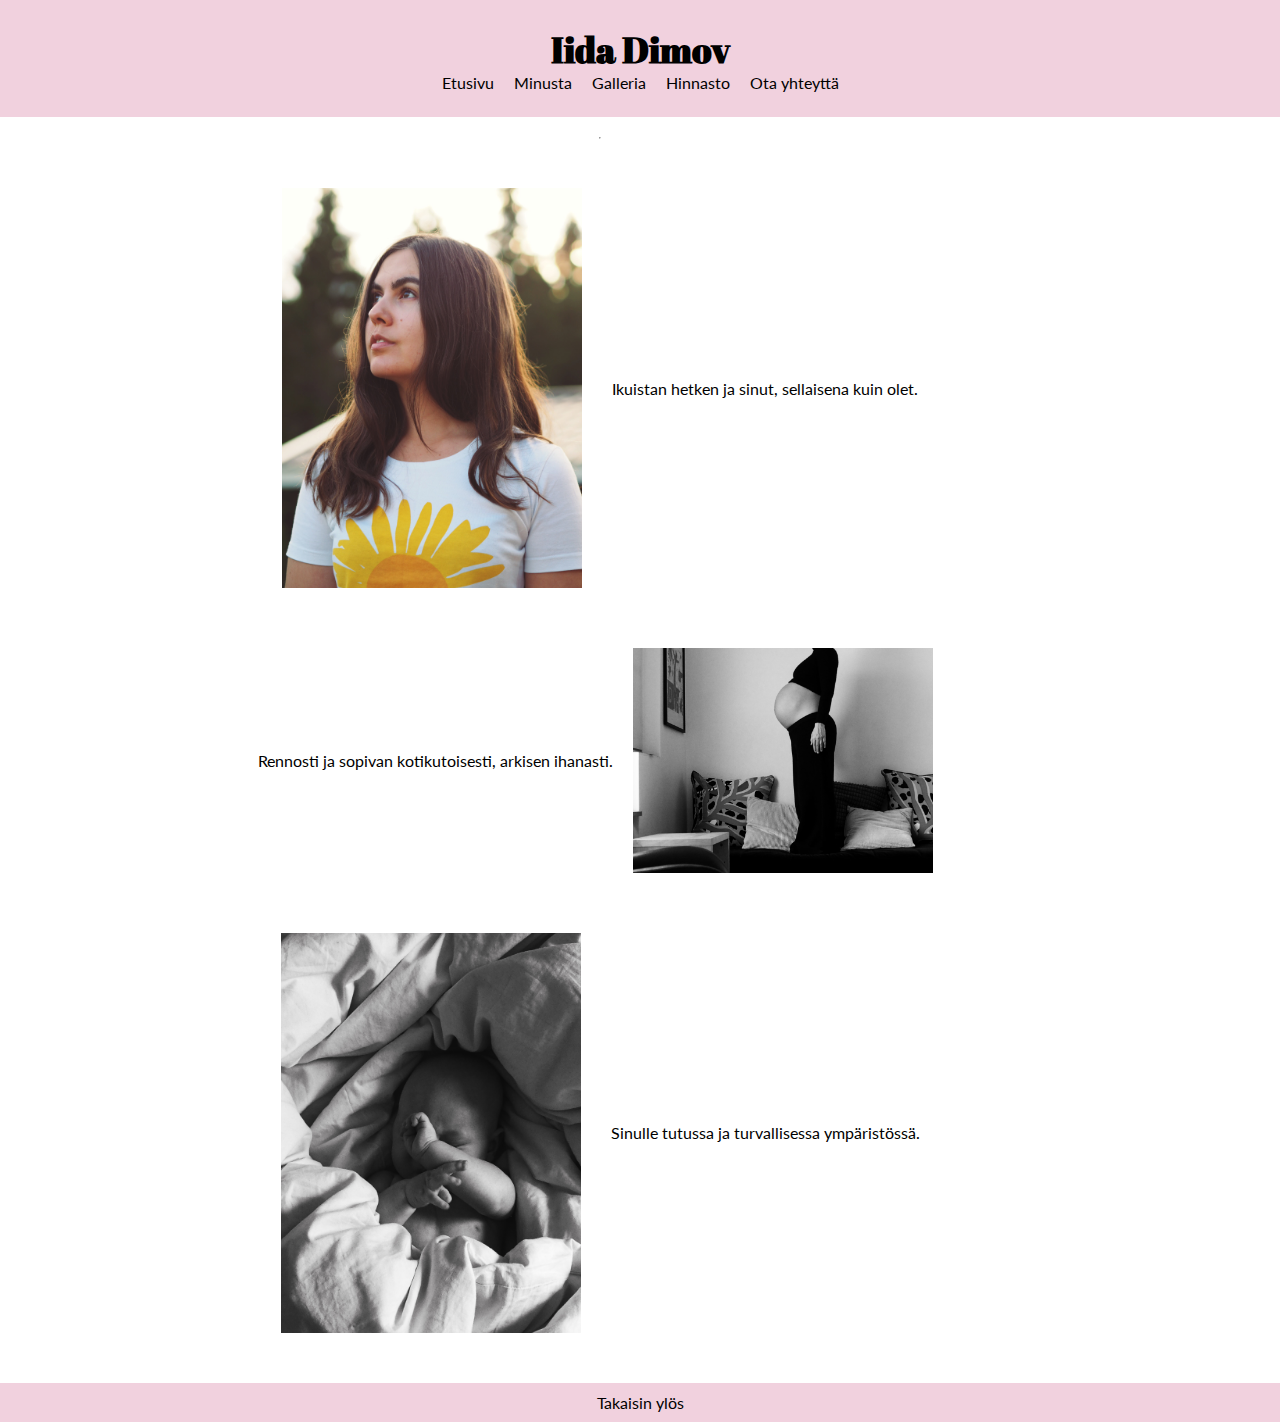
<file: index.html>
<!DOCTYPE html>
<html lang="fi">
<head>
    <meta charset="UTF-8">
    <meta name="viewport" content="width=device-width, initial-scale=1.0">
    <title>Iida Dimov</title>
    <link rel="stylesheet" href="style.css">
    <meta name="keywords" content="Valokuvaaja">
    <meta name="description" content="Valokuvaajaa etsivälle">
    <link rel="preconnect" href="https://fonts.googleapis.com">
    <link rel="preconnect" href="https://fonts.gstatic.com" crossorigin="">
    <link href="https://fonts.googleapis.com/css2?family=Great+Vibes&amp;family=Playfair+Display:ital,wght@0,400..900;1,400..900&amp;display=swap" rel="stylesheet">
</head>
<body>
    <header class="header">
        <div id="inner-header">
            <nav class="nav-bar">
                <h1 class="center-text">Iida Dimov</h1>
                <div class="menu-toggle" id="mobile-menu">
                    <span class="bar"></span>
                    <span class="bar"></span>
                    <span class="bar"></span>
                </div>
                <ul class="nav-links">
                    <li><a href="index.html">Etusivu</a></li>
                    <li><a href="about.html">Minusta</a></li>
                    <li><a href="gallery.html">Galleria</a></li>
                    <li><a href="prices.html">Hinnasto</a></li>
                    <li><a href="contact.html">Ota yhteyttä</a></li>
                </ul>
            </nav>
        </div>
    </header>
    
    <div id="content">
        <main class="main-content">
            <div class="h1-sisältö"></div>
            <hr>
            <br>

            <div class="sisältö">
                <div class="content-wrapper">
                    <img class="kuva" src="lidia.jpeg" alt="Lidia">
                    <div class="teksti">
                        <p>Ikuistan hetken ja sinut, sellaisena kuin olet.</p>
                    </div>
                </div>
            </div>

            <div class="sisältö">
                <div class="content-wrapper">
                    <div class="teksti">
                        <p>Rennosti ja sopivan kotikutoisesti, arkisen ihanasti.</p>
                    </div>
                    <img class="kuva" src="maha.jpeg" alt="Maha">
                </div>
            </div>

            <div class="sisältö">
                <div class="content-wrapper">
                    <img class="kuva" src="perhe.jpeg" alt="Perhe">
                    <div class="teksti">
                        <p>Sinulle tutussa ja turvallisessa ympäristössä.</p>
                    </div>
                </div>
            </div>
        </main>

        <footer class="footer">
            <div id="inner-footer">
                <a id="back-to-top" href="#">Takaisin ylös</a>
            </div>
        </footer>
    </div>
</body>
</html>
</file>
<file: style.css>
@import url('https://fonts.googleapis.com/css2?family=Abril+Fatface&family=Lato:ital,wght@0,300;1,300&display=swap');

/* Oletustyylit, reset */
* {
    margin: 0;
    padding: 0;
    box-sizing: border-box;
}

/* Globaalit tyylit */
body {
    font-family: 'Lato Light', Arial, sans-serif;
    background-color: #FFFFFF;
    color: #000000;
    display: flex;
    flex-direction: column;
    align-items: center; /* Center-align all content horizontally */
    width: 100%; /* Ensure body spans full width */
}

/* Otsikkotyylit */
header {
    width: 100%; /* Full width of the page */
    background-color: #F1D1DE; /* Same pink background color as header */
    display: flex;
    justify-content: center;
    align-items: center;
    flex-direction: column;
    padding: 25px 0; /* Add some padding for better visual spacing */
    text-align: center;
    position: sticky;
    top: 0;
    z-index: 1000;
}

h1 {
    font-size: 36px;
    font-family: 'Abril Fatface', serif;
    text-align: center; /* Korjattu */
}

nav {
    display: flex;
    justify-content: center;
    align-items: center;
    background-color: #F1D1DE;
    width: 100%; /* Make the navigation bar full width */
}

.menu-toggle {
    display: none;
    flex-direction: column;
    cursor: pointer;
}

.nav-list {
    display: flex;
    justify-content: center;
    list-style: none;
}

.nav-list li {
    margin: 0 1rem;
}

.nav-list li a {
    color: #333;
    text-decoration: none;
    font-size: 14px;
}

/* Kuvagalleria */
.photo-gallery {
    overflow-y: scroll;
    height: 400px;
    padding: 2rem;
}

.photo-container {
    display: flex;
    flex-direction: column;
    align-items: center;
}

.photo-container img {
    width: 100%;
    max-width: 600px;
    margin-bottom: 10px;
}

/* Takaisin ylös -nappula */
.scroll-to-top {
    display: none;
    position: fixed; /* Korjattu */
    bottom: 20px;
    right: 20px;
    padding: 0.5rem 1rem;
    font-size: 16px;
    background-color: #000000;
    color: #FFFFFF;
    border: none;
    border-radius: 5px;
    cursor: pointer;
}

.scroll-to-top:hover {
    background-color: #333333;
}

/* Responsiivinen design */
@media (max-width: 768px) {
    .menu-toggle {
        display: flex;
    }

    .nav-list {
        display: none;
        flex-direction: column;
        align-items: center;
    }

    .nav-list.active {
        display: flex;
    }
}

/* Keskitetyt valokuvat vaakasuunnassa */
.photo-container {
    display: flex;
    align-items: center;
}

body {
    font-family: 'Lato', sans-serif;
}

h1 {
    font-family: 'Abril Fatface', serif;
}

.kuva {
    width: 300px; 
    height: auto; 
    margin: 25px;
    max-width: 100%;
}

.header {
    display: flex;
    justify-content: center;
    align-items: center;
    flex-direction: column;
    text-align: center;
}

.center-text {
    margin: 0;
}

.nav-bar {
    display: flex;
    flex-direction: column;
    align-items: center;
    justify-content: center;
    width: 100%;
}

.nav-links {
    display: flex;
    flex-direction: row;
    list-style: none;
    padding: 0;
}

.nav-links li {
    margin: 0 10px;
}

.nav-links a {
    text-decoration: none;
    color: inherit;
}

.main-content {
    display: flex;
    flex-direction: column;
    align-items: center;
    text-align: center;
    width: 100%;
    max-width: 1200px; /* Max width for the content */
    padding: 20px;
}

.main-content img {
    max-width: 100%; /* Kuvan skaalautuvuus */
    height: auto; /* Kuvasuhteen pysyminen */
    margin-bottom: 20px; /* Tyhjä tila kuvan ympärille */
}

.main-content h2 {
    margin: 20px 0; /* Tyhjä tila otsikon ympärillä */
}

.main-content p {
    margin: 10px 0; /* Tyhjä tila lauseiden välissä */
}

.footer {
    width: 100%; 
    background-color: #F1D1DE;
    display: flex;
    justify-content: center;
    align-items: center;
    flex-direction: column;
    padding: 20px 0; /* Padding tekstin ympärille */
    text-align: center;
}

.image-container {
    display: flex;
    flex-direction: column; /* Kuvien ja tekstien pinoaminen */
    gap: 20px; /* Tyhjä tila tekstien välissä */
    margin: 20px 0;
}

.image-grid {
    display: grid;
    grid-template-columns: repeat(4, 1fr); /* Neljä palstaa */
    gap: 10px; /* Tyhjä tila kuvien välissä */
}

.image-grid img {
    width: 100%;
    height: auto;
}

/*  */
@media (max-width: 768px) {
    .image-grid {
        grid-template-columns: repeat(2, 1fr); /* Two columns on smaller screens */
    }
}

@media (max-width: 480px) {
    .image-grid {
        grid-template-columns: 1fr; /* One column on very small screens */
    }
}

h2 {
    text-align: center;
    font-weight: normal;
}

h3 {
    font-weight: normal;
}

.content-wrapper {
    display: flex;
    flex-direction: column;
    align-items: center;
    text-align: center;
    margin: 20px 0;
}

.content-wrapper img {
    max-width: 100%;
    height: auto;
    margin-bottom: 20px;
}

.teksti {
    max-width: 600px; /* Adjust the width as needed */
}

.content-wrapper {
    display: flex;
    flex-wrap: wrap;
    margin: 20px 0;
}

.content-wrapper:nth-child(odd) {
    flex-direction: row;
}

.content-wrapper:nth-child(even) {
    flex-direction: row-reverse;
}

.content-wrapper img {
    max-width: 100%;
    height: auto;
    flex: 1;
    margin: 10px;
}

.content-wrapper .teksti {
    flex: 1;
    margin: 10px;
}

/* Media query for smaller screens */
@media (max-width: 768px) {
    .content-wrapper {
        flex-direction: column;
    }

    .content-wrapper:nth-child(even) {
        flex-direction: column;
    }
}

.content-wrapper img {
    max-width: 300px; 
    height: auto; 
    margin-right: 20px; 
}

.content-wrapper .text {
    max-width: 600px; 
}

/* Sivun täyttö pystysuunnassa */
html, body {
    height: 100%;
    margin: 0;
    padding: 0;
    display: flex;
    flex-direction: column;
}

/* Sisällön täytettävä vapaa tila*/
.main-content {
    flex: 1;
}

/* Footer tyylit */
.footer {
    background-color: #F1D1DE;
    text-align: center;
    padding: 10px 0;
    width: 100vw;
}

#back-to-top {
    color: black; /* Asettaa tekstin värin mustaksi */
    text-decoration: none; /* Poistaa alleviivauksen */
}
</file>
